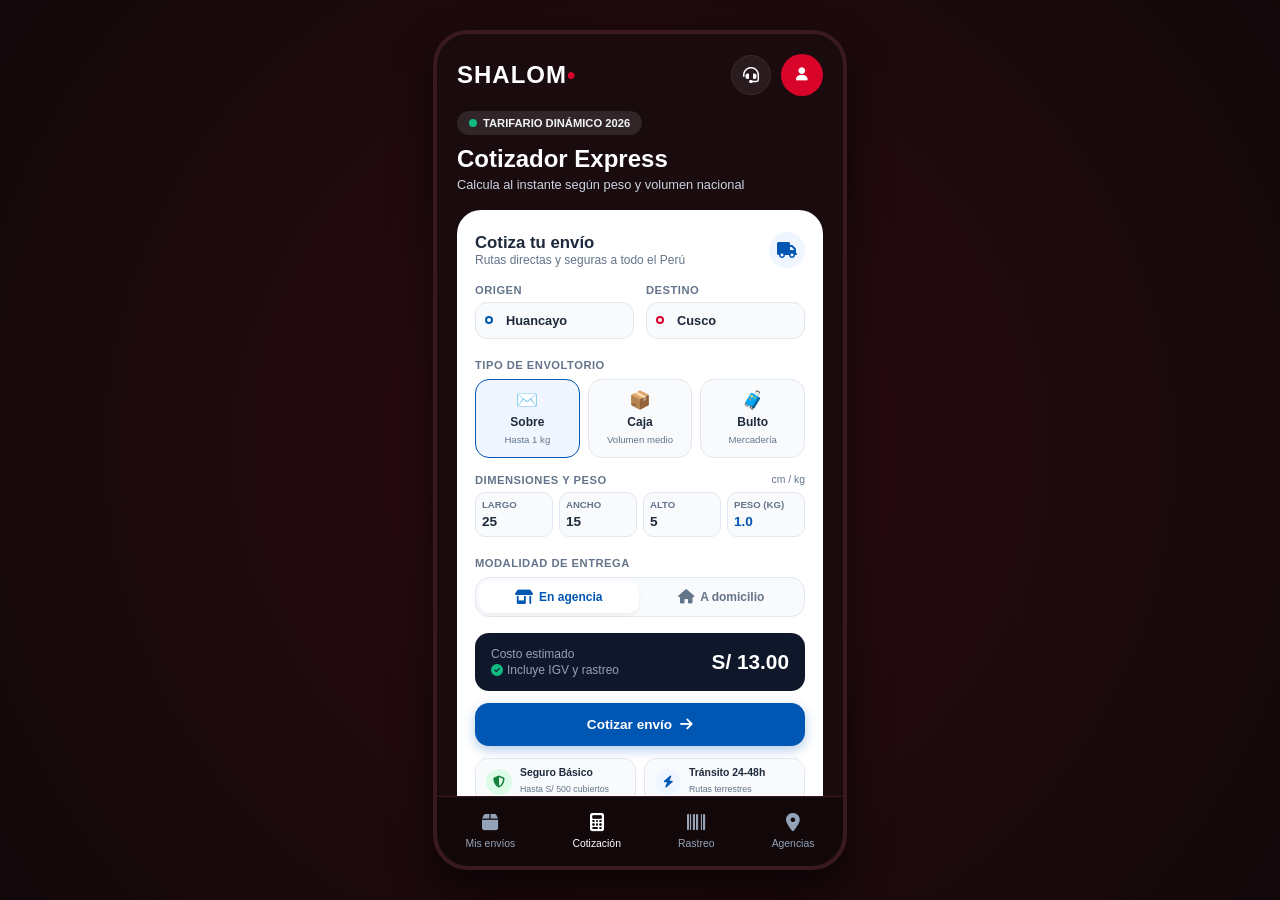
<file: cotizacion/cotizacion.html>
<!DOCTYPE html>
<html lang="es">
<head>
  <meta charset="UTF-8">
  <meta name="viewport" content="width=device-width, initial-scale=1.0">
  <title>Shalom - Cotización de Envío</title>
  <link rel="stylesheet" href="cotizacion.css">
  <!-- CDN de FontAwesome para los iconos -->
  <link rel="stylesheet" href="https://cdnjs.cloudflare.com/ajax/libs/font-awesome/6.4.0/css/all.min.css">
</head>
<body class="mobile-body">

  <div class="app-container">
    <!-- Cabecera con botón de atención al cliente y perfil -->
    <header class="app-header-nav">
      <div class="logo">SHALOM<span class="dot">•</span></div>
      <div class="header-actions">
        <button 
          class="support-circle-btn" 
          id="btnAtencion" 
          title="Atención al Cliente" 
          aria-label="Atención al Cliente"
          onclick="window.location.href='../atencion_cliente/atencion.html'">
          <i class="fa-solid fa-headset"></i>
        </button>
        <button class="profile-btn" id="btnProfile" aria-label="Perfil">
          <i class="fa-solid fa-user"></i>
        </button>
      </div>
    </header>

    <!-- Contenido con Scroll Interno -->
    <div class="scrollable-content">
      <main class="main-content">
        <div class="badge">
          <span class="status-dot"></span>
          <span>TARIFARIO DINÁMICO 2026</span>
        </div>
        <h1 class="title">Cotizador Express</h1>
        <p class="subtitle">Calcula al instante según peso y volumen nacional</p>

        <!-- Tarjeta Blanca Principal -->
        <div class="card">
          <div class="summary-header">
            <div>
              <h3>Cotiza tu envío</h3>
              <p style="font-size: 0.75rem; color: #64748b;">Rutas directas y seguras a todo el Perú</p>
            </div>
            <div class="truck-icon-box" style="background: #eff6ff; width: 36px; height: 36px; border-radius: 50%; display: flex; align-items: center; justify-content: center; color: #0056b3;">
              <i class="fa-solid fa-truck"></i>
            </div>
          </div>

          <!-- Origen y Destino -->
          <div class="form-grid-2">
            <div class="form-group">
              <label class="form-label">ORIGEN</label>
              <div class="select-wrapper">
                <span class="dot-indicator blue-dot"></span>
                <select id="select-origen">
                  <option value="Huancayo" selected>Huancayo</option>
                  <option value="Lima (Matriz)">Lima (Matriz)</option>
                  <option value="Arequipa">Arequipa</option>
                  <option value="Cusco">Cusco</option>
                </select>
              </div>
            </div>
            <div class="form-group">
              <label class="form-label">DESTINO</label>
              <div class="select-wrapper">
                <span class="dot-indicator red-dot"></span>
                <select id="select-destino">
                  <option value="Cusco" selected>Cusco</option>
                  <option value="Lima (Matriz)">Lima (Matriz)</option>
                  <option value="Huancayo">Huancayo</option>
                  <option value="Arequipa">Arequipa</option>
                </select>
              </div>
            </div>
          </div>

          <!-- Tipo de Envoltorio -->
          <div class="section-block">
            <label class="form-label">TIPO DE ENVOLTORIO</label>
            <div class="packaging-options">
              <div class="pkg-card active" data-pkg="sobre">
                <div class="pkg-icon">✉️</div>
                <span class="pkg-title">Sobre</span>
                <span class="pkg-sub">Hasta 1 kg</span>
              </div>
              <div class="pkg-card" data-pkg="caja">
                <div class="pkg-icon">📦</div>
                <span class="pkg-title">Caja</span>
                <span class="pkg-sub">Volumen medio</span>
              </div>
              <div class="pkg-card" data-pkg="bulto">
                <div class="pkg-icon">🧳</div>
                <span class="pkg-title">Bulto</span>
                <span class="pkg-sub">Mercadería</span>
              </div>
            </div>
          </div>

          <!-- Dimensiones y Peso -->
          <div class="section-block">
            <div class="dimensions-header">
              <label class="form-label">DIMENSIONES Y PESO</label>
              <span class="unit-helper">cm / kg</span>
            </div>
            <div class="dimensions-grid">
              <div class="dimension-box">
                <span>LARGO</span>
                <input type="number" id="inp-largo" value="25">
              </div>
              <div class="dimension-box">
                <span>ANCHO</span>
                <input type="number" id="inp-ancho" value="15">
              </div>
              <div class="dimension-box">
                <span>ALTO</span>
                <input type="number" id="inp-alto" value="5">
              </div>
              <div class="dimension-box weight-highlight">
                <span>PESO (KG)</span>
                <input type="number" id="inp-peso" value="1.0" step="0.5">
              </div>
            </div>
          </div>

          <!-- Modalidad de Entrega -->
          <div class="section-block">
            <label class="form-label">MODALIDAD DE ENTREGA</label>
            <div class="delivery-toggle">
              <button class="delivery-btn active" data-delivery="agencia">
                <i class="fa-solid fa-shop"></i>
                <span>En agencia</span>
              </button>
              <button class="delivery-btn" data-delivery="domicilio">
                <i class="fa-solid fa-house"></i>
                <span>A domicilio</span>
              </button>
            </div>
          </div>

          <!-- Costo Estimado -->
          <div class="cost-card">
            <div class="cost-info">
              <span>Costo estimado</span>
              <div class="cost-sub">
                <i class="fa-solid fa-circle-check"></i>
                <span>Incluye IGV y rastreo</span>
              </div>
            </div>
            <div class="cost-amount" id="cost-display">S/ 13.00</div>
          </div>

          <!-- Botón Cotizar -->
          <button class="primary-btn" id="btn-submit">
            <span>Cotizar envío</span>
            <i class="fa-solid fa-arrow-right"></i>
          </button>

          <!-- Características -->
          <div class="features-grid">
            <div class="feature-pill">
              <div class="feature-icon green">
                <i class="fa-solid fa-shield-halved"></i>
              </div>
              <div class="feature-text">
                <strong>Seguro Básico</strong>
                <span>Hasta S/ 500 cubiertos</span>
              </div>
            </div>
            <div class="feature-pill">
              <div class="feature-icon blue">
                <i class="fa-solid fa-bolt"></i>
              </div>
              <div class="feature-text">
                <strong>Tránsito 24-48h</strong>
                <span>Rutas terrestres</span>
              </div>
            </div>
          </div>

        </div>
      </main>
    </div>

    <!-- Barra de Navegación Inferior Sincronizada -->
    <nav class="bottom-nav">
      <a href="../envios/envio.html" class="nav-item">
        <i class="fa-solid fa-box"></i>
        <span>Mis envíos</span>
      </a>
        <a href="cotizacion.html" class="nav-item active">
        <i class="fa-solid fa-calculator"></i>
        <span>Cotización</span>
      </a>
      <a href="../rastreo/rastreo.html" class="nav-item">
        <i class="fa-solid fa-barcode"></i>
        <span>Rastreo</span>
      </a>
      <a href="../ubicacion/ubicacion.html" class="nav-item">
        <i class="fa-solid fa-location-dot"></i>
        <span>Agencias</span>
      </a>
    </nav>
  </div>

  <script src="cotizacion.js"></script>
</body>
</html>
</file>
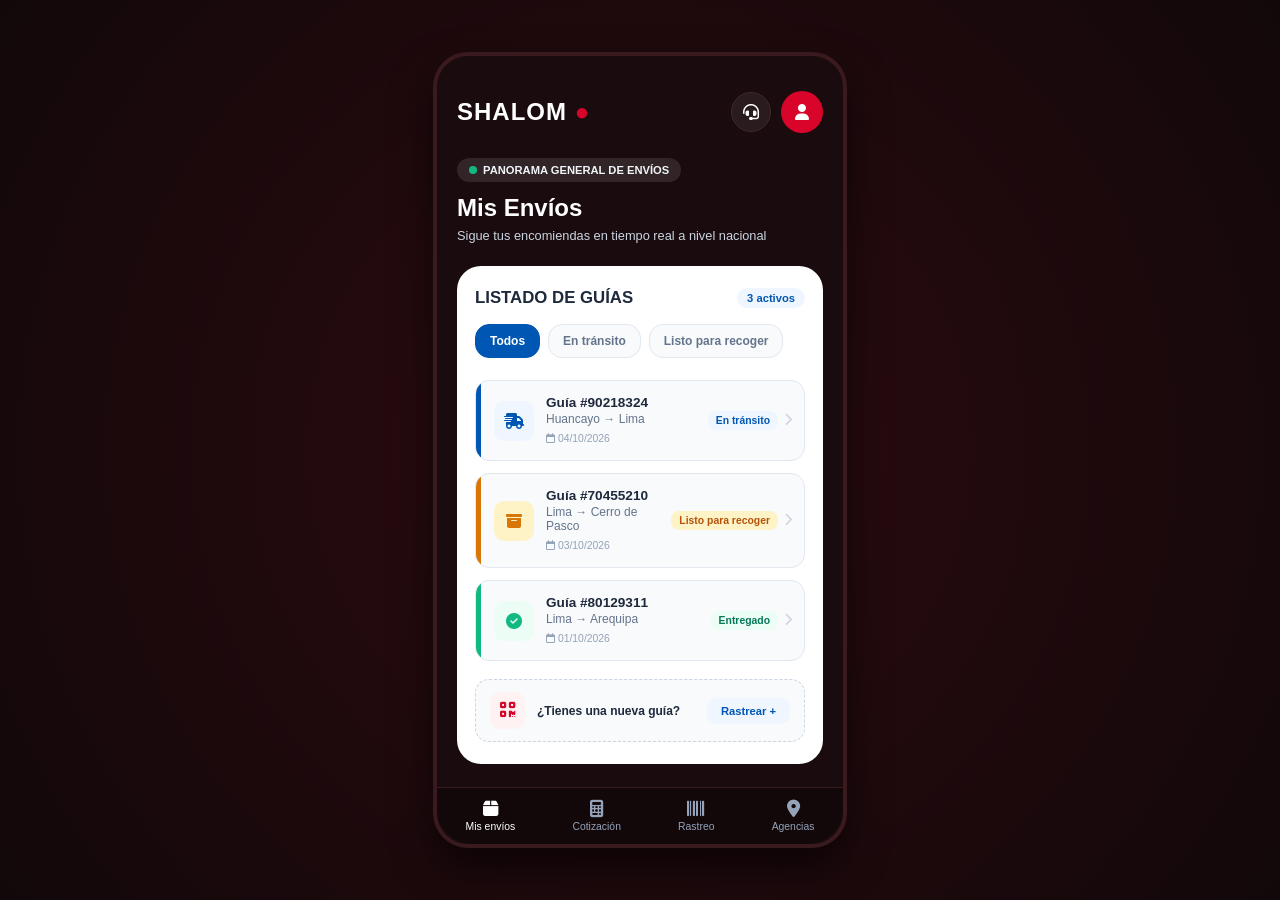
<file: envios/envio.html>
<!DOCTYPE html>
<html lang="es">
<head>
  <meta charset="UTF-8">
  <meta name="viewport" content="width=device-width, initial-scale=1.0">
  <title>Shalom - Mis Envíos</title>
  
  <!-- Estilos independientes -->
  <link rel="stylesheet" href="envio.css">
  
  <!-- FontAwesome -->
  <link rel="stylesheet" href="https://cdnjs.cloudflare.com/ajax/libs/font-awesome/6.4.0/css/all.min.css">
</head>
<body class="mobile-body">
  <div class="app-container">
    
    <!-- Cabecera con botón circular de Atención al Cliente + Perfil -->
    <header class="app-header-nav">
      <div class="logo">SHALOM <span class="dot">●</span></div>
      
      <div class="header-actions">
        <button 
          class="support-circle-btn" 
          id="btnAtencion" 
          title="Atención al Cliente" 
          onclick="window.location.href='../atencion_cliente/atencion.html'">
          <i class="fa-solid fa-headset"></i>
        </button>

        <button class="profile-btn" id="btnProfile" title="Ver perfil">
          <i class="fa-solid fa-user"></i>
        </button>
      </div>
    </header>

    <main class="main-content">
      <div class="badge">
        <span class="status-dot"></span> PANORAMA GENERAL DE ENVÍOS
      </div>

      <h1 class="title">Mis Envíos</h1>
      <p class="subtitle">Sigue tus encomiendas en tiempo real a nivel nacional</p>

      <!-- Tarjeta blanca principal -->
      <div class="card">
        
        <div class="summary-header">
          <h3>LISTADO DE GUÍAS</h3>
          <span class="chip">3 activos</span>
        </div>

        <!-- Filtros de categoría -->
        <div class="filter-tabs">
          <button class="tab-btn active" data-filter="todos">Todos</button>
          <button class="tab-btn" data-filter="transito">En tránsito</button>
          <button class="tab-btn" data-filter="recoger">Listo para recoger</button>
        </div>

        <!-- Lista de envíos con su respectivo data-category -->
        <div class="shipment-list">
          
          <div class="shipment-card" data-category="transito">
            <div class="blue-bar"></div>
            <div class="shipment-icon-box blue-bg">
              <i class="fa-solid fa-truck-fast"></i>
            </div>
            <div class="shipment-details">
              <strong>Guía #90218324</strong>
              <p>Huancayo &rarr; Lima</p>
              <small><i class="fa-regular fa-calendar"></i> 04/10/2026</small>
            </div>
            <span class="status-pill blue-pill">En tránsito</span>
            <i class="fa-solid fa-chevron-right nav-arrow"></i>
          </div>

          <div class="shipment-card" data-category="recoger">
            <div class="orange-bar"></div>
            <div class="shipment-icon-box orange-bg">
              <i class="fa-solid fa-box-archive"></i>
            </div>
            <div class="shipment-details">
              <strong>Guía #70455210</strong>
              <p>Lima &rarr; Cerro de Pasco</p>
              <small><i class="fa-regular fa-calendar"></i> 03/10/2026</small>
            </div>
            <span class="status-pill orange-pill">Listo para recoger</span>
            <i class="fa-solid fa-chevron-right nav-arrow"></i>
          </div>

          <div class="shipment-card" data-category="entregado">
            <div class="green-bar"></div>
            <div class="shipment-icon-box green-bg">
              <i class="fa-solid fa-circle-check"></i>
            </div>
            <div class="shipment-details">
              <strong>Guía #80129311</strong>
              <p>Lima &rarr; Arequipa</p>
              <small><i class="fa-regular fa-calendar"></i> 01/10/2026</small>
            </div>
            <span class="status-pill green-pill">Entregado</span>
            <i class="fa-solid fa-chevron-right nav-arrow"></i>
          </div>

        </div>

        <!-- Rastrear nueva guía -->
        <div class="new-guide-box" id="btnRastrearNueva" style="cursor: pointer;">
          <div class="qr-box-small">
            <i class="fa-solid fa-qrcode"></i>
          </div>
          <div class="new-guide-text">
            <span>¿Tienes una nueva guía?</span>
          </div>
          <button class="btn-action-small">Rastrear +</button>
        </div>

      </div>
    </main>

    <!-- Navegación inferior -->
    <nav class="bottom-nav">
      <a href="envio.html" class="nav-item active">
        <i class="fa-solid fa-box"></i>
        <span>Mis envíos</span>
      </a>
       <a href="../cotizacion/cotizacion.html" class="nav-item" id="navCotizacion">
        <i class="fa-solid fa-calculator"></i>
        <span>Cotización</span>
      </a>
      <a href="../rastreo/rastreo.html" class="nav-item" id="navRastreo">
        <i class="fa-solid fa-barcode"></i>
        <span>Rastreo</span>
      </a>
      <a href="../ubicacion/ubicacion.html" class="nav-item" id="navAgencias">
        <i class="fa-solid fa-location-dot"></i>
        <span>Agencias</span>
      </a>
    </nav>
  </div>

  <script src="envio.js"></script>
</body>
</html>
</file>
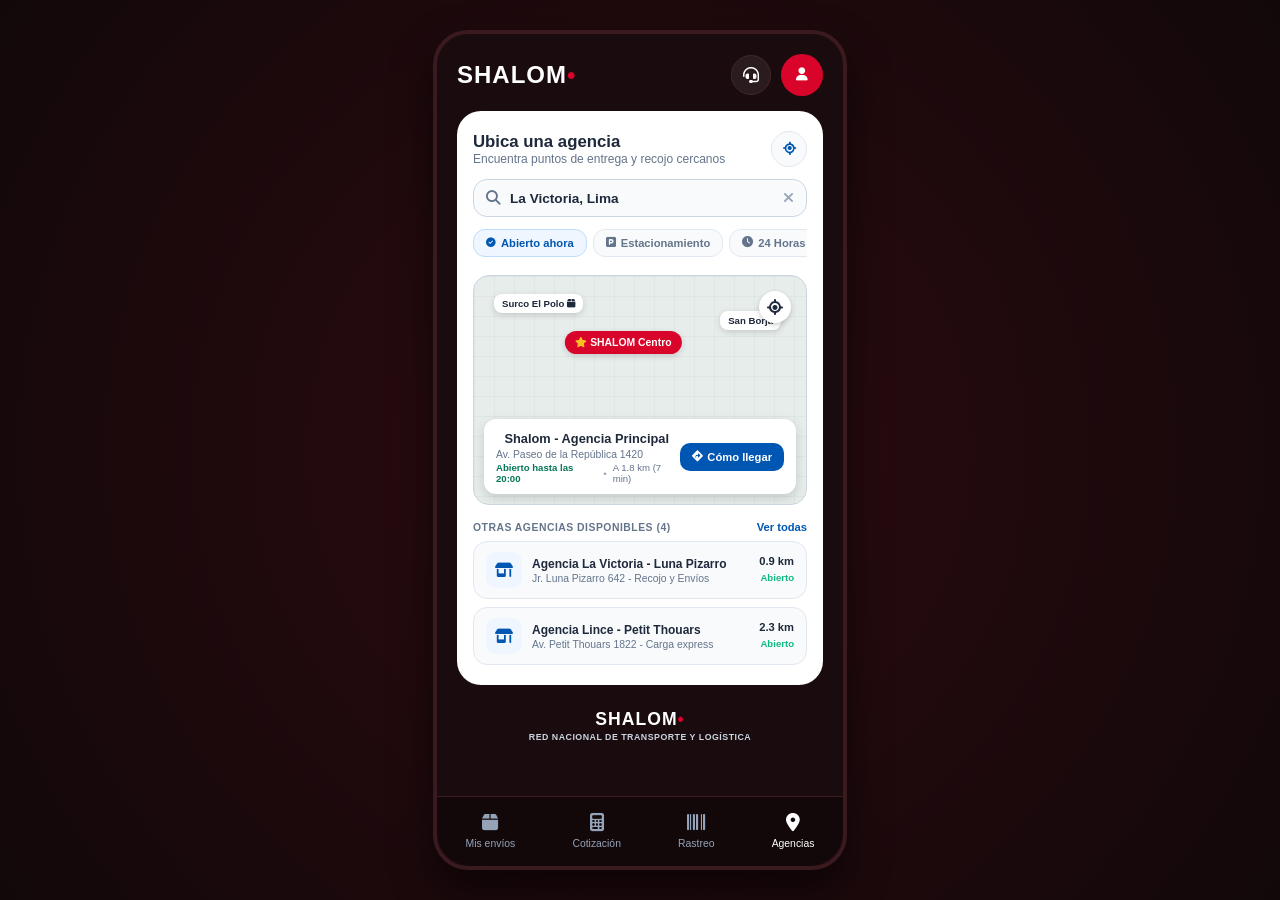
<file: ubicacion/ubicacion.html>
<!DOCTYPE html>
<html lang="es">
<head>
  <meta charset="UTF-8">
  <meta name="viewport" content="width=device-width, initial-scale=1.0">
  <title>Shalom - Ubica una Agencia</title>
  <link rel="stylesheet" href="ubicacion.css">
  <!-- CDN de FontAwesome para los iconos -->
  <link rel="stylesheet" href="https://cdnjs.cloudflare.com/ajax/libs/font-awesome/6.4.0/css/all.min.css">
</head>
<body class="mobile-body">

  <div class="app-container">
    <!-- Cabecera con botón de atención al cliente y perfil -->
    <header class="app-header-nav">
      <div class="logo">SHALOM<span class="dot">•</span></div>
      <div class="header-actions">
        <button 
          class="support-circle-btn" 
          id="btnAtencion" 
          title="Atención al Cliente" 
          aria-label="Atención al Cliente"
          onclick="window.location.href='../atencion_cliente/atencion.html'">
          <i class="fa-solid fa-headset"></i>
        </button>
        <button class="profile-btn" id="btnProfile" aria-label="Perfil">
          <i class="fa-solid fa-user"></i>
        </button>
      </div>
    </header>

    <!-- Contenido con Scroll Interno -->
    <div class="scrollable-content">
      <main class="main-content">
        
        <!-- Tarjeta Blanca Principal -->
        <div class="card">
          <div class="summary-header">
            <div>
              <h3>Ubica una agencia</h3>
              <p style="font-size: 0.75rem; color: #64748b;">Encuentra puntos de entrega y recojo cercanos</p>
            </div>
            <button class="gps-target-btn" title="Mi ubicación actual">
              <i class="fa-solid fa-location-crosshairs"></i>
            </button>
          </div>

          <!-- Buscador de Ubicación -->
          <div class="search-input-group">
            <i class="fa-solid fa-magnifying-glass search-icon"></i>
            <input type="text" id="inputUbicacion" value="La Victoria, Lima" placeholder="Buscar distrito o dirección">
            <button class="clear-btn" id="btnClear"><i class="fa-solid fa-xmark"></i></button>
          </div>

          <!-- Filtros Horizontales -->
          <div class="filter-pills-scroll">
            <button class="pill-btn active"><i class="fa-solid fa-circle-check" style="font-size: 0.6rem;"></i> Abierto ahora</button>
            <button class="pill-btn"><i class="fa-solid fa-square-parking"></i> Estacionamiento</button>
            <button class="pill-btn"><i class="fa-solid fa-clock"></i> 24 Horas</button>
          </div>

          <!-- Mapa Mock / Contenedor Visual -->
          <div class="map-container-mock">
            <!-- Puntos flotantes en el mapa -->
            <div class="map-pin pin-surco">Surco El Polo <i class="fa-solid fa-box"></i></div>
            <div class="map-pin pin-borja">San Borja</div>
            
            <div class="map-pin pin-central active-pin">
              <i class="fa-solid fa-star" style="color: #fbbf24;"></i> SHALOM Centro
            </div>
            
            <div class="map-pin pin-canada">Agencia Canadá <i class="fa-solid fa-box"></i></div>
            
            <div class="map-gps-floating">
              <i class="fa-solid fa-location-crosshairs"></i>
            </div>

            <!-- Tarjeta flotante sobre el mapa -->
            <div class="map-floating-card">
              <div class="map-card-info">
                <span class="dot-indicator blue-dot" style="position: static; display: inline-block; margin-right: 4px;"></span>
                <strong style="font-size: 0.8rem; color: var(--text-dark);">Shalom - Agencia Principal</strong>
                <p style="font-size: 0.65rem; color: #64748b; margin: 2px 0;">Av. Paseo de la República 1420</p>
                <div class="map-card-meta">
                  <span style="color: #047857; font-weight: 700;">Abierto hasta las 20:00</span>
                  <span style="color: #94a3b8;">•</span>
                  <span style="color: #64748b;">A 1.8 km (7 min)</span>
                </div>
              </div>
              <button class="btn-como-llegar">
                <i class="fa-solid fa-diamond-turn-right"></i> Cómo llegar
              </button>
            </div>
          </div>

          <!-- Otras Agencias Disponibles -->
          <div class="other-agencies-section">
            <div class="other-header">
              <span class="section-title-small">OTRAS AGENCIAS DISPONIBLES (4)</span>
              <a href="#" class="ver-todas-link">Ver todas</a>
            </div>

            <!-- Item Agencia 1 -->
            <div class="agency-item">
              <div class="agency-icon-box">
                <i class="fa-solid fa-shop"></i>
              </div>
              <div class="agency-details">
                <strong>Agencia La Victoria - Luna Pizarro</strong>
                <p>Jr. Luna Pizarro 642 - Recojo y Envíos</p>
              </div>
              <div class="agency-meta-right">
                <span class="distance-text">0.9 km</span>
                <span class="status-open">Abierto</span>
              </div>
            </div>

            <!-- Item Agencia 2 -->
            <div class="agency-item" style="margin-top: 8px;">
              <div class="agency-icon-box">
                <i class="fa-solid fa-shop"></i>
              </div>
              <div class="agency-details">
                <strong>Agencia Lince - Petit Thouars</strong>
                <p>Av. Petit Thouars 1822 - Carga express</p>
              </div>
              <div class="agency-meta-right">
                <span class="distance-text">2.3 km</span>
                <span class="status-open">Abierto</span>
              </div>
            </div>

          </div>

        </div>

        <!-- Footer institucional interno -->
        <div class="footer-brand-info">
          <div class="logo" style="font-size: 1.1rem; text-align: center;">SHALOM<span class="dot">•</span></div>
          <p>RED NACIONAL DE TRANSPORTE Y LOGÍSTICA</p>
        </div>

      </main>
    </div>

    <!-- Barra de Navegación Inferior Sincronizada -->
    <nav class="bottom-nav">
      <a href="../envios/envio.html" class="nav-item">
        <i class="fa-solid fa-box"></i>
        <span>Mis envíos</span>
      </a>
      <a href="../cotizacion/cotizacion.html" class="nav-item">
        <i class="fa-solid fa-calculator"></i>
        <span>Cotización</span>
      </a>
      <a href="../rastreo/rastreo.html" class="nav-item">
        <i class="fa-solid fa-barcode"></i>
        <span>Rastreo</span>
      </a>
      <a href="ubicacion.html" class="nav-item active">
        <i class="fa-solid fa-location-dot"></i>
        <span>Agencias</span>
      </a>
    </nav>
  </div>

  <script src="ubicacion.js"></script>
</body>
</html>
</file>
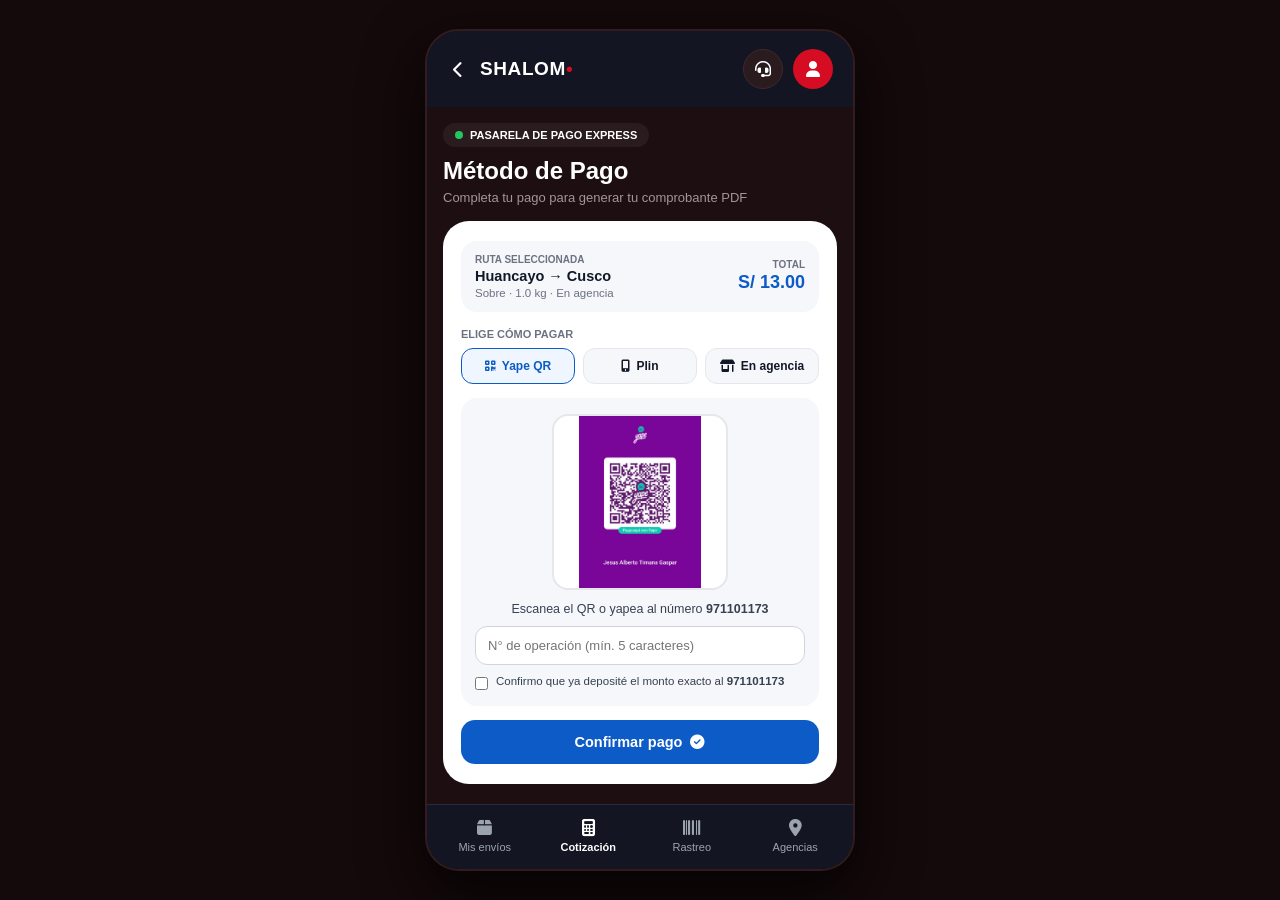
<file: cotizacion/pagos/pago.html>
<!DOCTYPE html>
<html lang="es">
<head>
  <meta charset="UTF-8" />
  <meta name="viewport" content="width=device-width, initial-scale=1.0" />
  <title>Shalom - Método de Pago</title>
  <link rel="stylesheet" href="pago.css" />
  <link rel="stylesheet" href="https://cdnjs.cloudflare.com/ajax/libs/font-awesome/6.4.0/css/all.min.css" />
</head>
<body class="mobile-body">
  <div class="app-container">
    <header class="app-header-nav">
      <div class="header-left">
        <button class="back-btn" id="btnBack" title="Volver a cotización" aria-label="Volver">
          <i class="fa-solid fa-chevron-left"></i>
        </button>
        <div class="logo">SHALOM<span class="dot">•</span></div>
      </div>
      <div class="header-actions">
        <button
          class="support-circle-btn"
          id="btnAtencion"
          title="Atención al Cliente"
          aria-label="Atención al Cliente"
          onclick="window.location.href='../../atencion_cliente/atencion.html'">
          <i class="fa-solid fa-headset"></i>
        </button>
        <button
          class="profile-btn"
          id="btnProfile"
          title="Detalle de usuario"
          aria-label="Perfil"
          onclick="window.location.href='../../detalles/detalle.html'">
          <i class="fa-solid fa-user"></i>
        </button>
      </div>
    </header>

    <div class="scrollable-content">
      <main class="main-content">
        <div class="badge">
          <span class="status-dot"></span>
          <span>PASARELA DE PAGO EXPRESS</span>
        </div>
        <h1 class="title">Método de Pago</h1>
        <p class="subtitle">Completa tu pago para generar tu comprobante PDF</p>

        <div class="card">
          <div class="summary-box">
            <div>
              <span class="small-label">RUTA SELECCIONADA</span>
              <strong id="resumenRuta">Huancayo → Cusco</strong>
              <p id="resumenDetalle">Sobre · 1.0 kg · En agencia</p>
            </div>
            <div class="amount-box">
              <span class="small-label">TOTAL</span>
              <strong id="resumenTotal">S/ 13.00</strong>
            </div>
          </div>

          <label class="section-label">ELIGE CÓMO PAGAR</label>
          <div class="method-tabs">
            <button type="button" class="method-btn active" data-method="Yape QR">
              <i class="fa-solid fa-qrcode"></i> Yape QR
            </button>
            <button type="button" class="method-btn" data-method="Plin">
              <i class="fa-solid fa-mobile-screen-button"></i> Plin
            </button>
            <button type="button" class="method-btn" data-method="Agencia">
              <i class="fa-solid fa-shop"></i> En agencia
            </button>
          </div>

          <!-- Panel Yape QR -->
          <div class="payment-panel" id="panelYape">
            <div class="qr-card">
              <img src="./imagen_qr/qr_jesus.jpeg" alt="QR Yape" class="qr-image" />
            </div>
            <p class="pay-instruction">
              Escanea el QR o yapea al número <strong>971101173</strong>
            </p>
            <input
              type="text"
              id="inpOperacion"
              class="input-field"
              placeholder="N° de operación (mín. 5 caracteres)"
            />
            <label class="check-confirm">
              <input type="checkbox" id="chkDeposito" />
              <span>Confirmo que ya deposité el monto exacto al <strong>971101173</strong></span>
            </label>
          </div>

          <!-- Panel Plin / Agencia -->
          <div class="payment-panel hidden" id="panelAlterno">
            <p class="pay-instruction" id="textoAlterno">
              Realiza la transferencia al <strong>971101173</strong> y confirma para emitir tu comprobante.
            </p>
            <div id="bloqueOperacionAlterno">
              <input
                type="text"
                id="inpOperacionAlterno"
                class="input-field"
                placeholder="N° de operación Plin (mín. 5 caracteres)"
              />
              <label class="check-confirm">
                <input type="checkbox" id="chkDepositoAlterno" />
                <span>Confirmo que ya realicé la transferencia al <strong>971101173</strong></span>
              </label>
            </div>
          </div>

          <p id="msgErrorPago" class="error-msg hidden"></p>

          <button type="button" class="primary-btn" id="btnConfirmarPago">
            <span>Confirmar pago</span>
            <i class="fa-solid fa-check-circle"></i>
          </button>
        </div>
      </main>
    </div>

    <nav class="bottom-nav">
      <a href="../../envios/envio.html" class="nav-item">
        <i class="fa-solid fa-box"></i>
        <span>Mis envíos</span>
      </a>
      <a href="../cotizacion.html" class="nav-item active">
        <i class="fa-solid fa-calculator"></i>
        <span>Cotización</span>
      </a>
      <a href="../../rastreo/rastreo.html" class="nav-item">
        <i class="fa-solid fa-barcode"></i>
        <span>Rastreo</span>
      </a>
      <a href="../../ubicacion/ubicacion.html" class="nav-item">
        <i class="fa-solid fa-location-dot"></i>
        <span>Agencias</span>
      </a>
    </nav>
  </div>

  <script src="pago.js"></script>
</body>
</html>
</file>
<file: cotizacion/cotizacion.css>
:root {
  --primary-red: #d90429;
  --primary-blue: #0056b3;
  --bg-dark: #12080a;
  --card-bg: #ffffff;
  --text-dark: #1e293b;
  --input-bg: #f8fafc;
}

* {
  box-sizing: border-box;
  margin: 0;
  padding: 0;
  font-family: 'Segoe UI', Tahoma, Geneva, Verdana, sans-serif;
}

body.mobile-body {
  background: radial-gradient(circle at center, #2d0b10 0%, #12080a 100%);
  min-height: 100vh;
  display: flex;
  justify-content: center;
  align-items: center;
  padding: 20px;
}

.app-container {
  width: 100%;
  max-width: 414px;
  height: 840px;
  background-color: #1a0c0e;
  border-radius: 35px;
  display: flex;
  flex-direction: column;
  box-shadow: 0 20px 40px rgba(0, 0, 0, 0.6);
  color: #ffffff;
  border: 4px solid #3a1a1e;
  position: relative;
  overflow: hidden;
}

/* --- CABECERA FIJA --- */
.app-header-nav {
  display: flex;
  align-items: center;
  justify-content: space-between;
  padding: 20px 20px 10px 20px;
  flex-shrink: 0;
}

.logo {
  font-size: 1.5rem;
  font-weight: 800;
  color: #ffffff;
  letter-spacing: 1px;
}

.logo .dot {
  color: var(--primary-red);
}

.profile-btn {
  background: var(--primary-red);
  border: none;
  color: #fff;
  width: 42px;
  height: 42px;
  border-radius: 50%;
  cursor: pointer;
  display: flex;
  align-items: center;
  justify-content: center;
}

/*boton de antencion al cliente*/
/* Contenedor para alinear ambos iconos circulares en la cabecera */
.header-actions {
  display: flex;
  align-items: center;
  gap: 10px;
}

/* Botón circular de Atención al Cliente al costado de .profile-btn */
.support-circle-btn {
  width: 40px;
  height: 40px;
  border-radius: 50%;
  background-color: #291b1e;
  border: 1.5px solid #42272c;
  color: #ffffff;
  font-size: 16px;
  display: flex;
  align-items: center;
  justify-content: center;
  cursor: pointer;
  transition: all 0.2s ease;
}

.support-circle-btn:hover {
  background-color: #3a2328;
  border-color: #d60c23;
  transform: scale(1.05);
}

/* --- CONTENEDOR CON SCROLL INTERNO --- */
.scrollable-content {
  flex: 1;
  overflow-y: auto;
  padding: 0 20px 90px 20px;
}

.scrollable-content::-webkit-scrollbar {
  width: 4px;
}
.scrollable-content::-webkit-scrollbar-thumb {
  background: rgba(255, 255, 255, 0.2);
  border-radius: 4px;
}

.main-content {
  margin-top: 5px;
}

.badge {
  display: inline-flex;
  align-items: center;
  gap: 6px;
  background: rgba(255, 255, 255, 0.1);
  padding: 6px 12px;
  border-radius: 20px;
  font-size: 0.7rem;
  font-weight: 700;
  margin-bottom: 10px;
  color: #f1f5f9;
}

.status-dot {
  width: 8px;
  height: 8px;
  background-color: #10b981;
  border-radius: 50%;
}

.title {
  font-size: 1.5rem;
  font-weight: 800;
  margin-bottom: 4px;
  color: #ffffff;
}

.subtitle {
  font-size: 0.8rem;
  color: #cbd5e1;
  margin-bottom: 16px;
  line-height: 1.3;
}

/* --- TARJETA BLANCA PRINCIPAL --- */
.card {
  background-color: var(--card-bg);
  border-radius: 24px;
  padding: 22px 18px;
  color: var(--text-dark);
  margin-bottom: 10px;
}

.summary-header {
  display: flex;
  justify-content: space-between;
  align-items: center;
  margin-bottom: 16px;
}

.summary-header h3 {
  font-size: 1.05rem;
  font-weight: 800;
  color: var(--text-dark);
}

.truck-icon-box {
  background: #eff6ff;
  width: 36px;
  height: 36px;
  border-radius: 50%;
  display: flex;
  align-items: center;
  justify-content: center;
  color: var(--primary-blue);
}

.truck-icon-box svg {
  width: 18px;
  height: 18px;
}

/* --- CAMPOS Y GRID --- */
.form-grid-2 {
  display: grid;
  grid-template-columns: 1fr 1fr;
  gap: 12px;
  margin-bottom: 16px;
}

.form-group {
  display: flex;
  flex-direction: column;
  gap: 6px;
}

.form-label {
  font-size: 0.7rem;
  font-weight: 800;
  color: #64748b;
  letter-spacing: 0.5px;
}

.select-wrapper {
  position: relative;
  display: flex;
  align-items: center;
}

.select-wrapper select {
  width: 100%;
  padding: 10px 10px 10px 30px;
  background-color: var(--input-bg);
  border: 1px solid #e2e8f0;
  border-radius: 12px;
  font-size: 0.8rem;
  font-weight: 700;
  color: var(--text-dark);
  appearance: none;
  outline: none;
  cursor: pointer;
}

.dot-indicator {
  position: absolute;
  left: 10px;
  width: 8px;
  height: 8px;
  border-radius: 50%;
}
.blue-dot { border: 2px solid var(--primary-blue); }
.red-dot { border: 2px solid var(--primary-red); }

/* --- ENVOLTORIO --- */
.section-block {
  margin-bottom: 16px;
}

.packaging-options {
  display: grid;
  grid-template-columns: repeat(3, 1fr);
  gap: 8px;
  margin-top: 6px;
}

.pkg-card {
  background: var(--input-bg);
  border: 1.5px solid #e2e8f0;
  border-radius: 14px;
  padding: 10px 6px;
  text-align: center;
  cursor: pointer;
  transition: all 0.2s ease;
}

.pkg-card.active {
  background: #eff6ff;
  border-color: var(--primary-blue);
}

.pkg-icon {
  font-size: 1.1rem;
  margin-bottom: 4px;
}

.pkg-title {
  font-size: 0.75rem;
  font-weight: 800;
  color: var(--text-dark);
  display: block;
}

.pkg-sub {
  font-size: 0.6rem;
  color: #64748b;
}

/* --- DIMENSIONES --- */
.dimensions-header {
  display: flex;
  justify-content: space-between;
  align-items: center;
  margin-bottom: 6px;
}

.unit-helper {
  font-size: 0.65rem;
  color: #64748b;
}

.dimensions-grid {
  display: grid;
  grid-template-columns: repeat(4, 1fr);
  gap: 6px;
}

.dimension-box {
  background: var(--input-bg);
  border: 1px solid #e2e8f0;
  border-radius: 10px;
  padding: 6px;
}

.dimension-box span {
  display: block;
  font-size: 0.6rem;
  font-weight: 800;
  color: #64748b;
  margin-bottom: 2px;
}

.dimension-box input {
  background: transparent;
  border: none;
  font-size: 0.85rem;
  font-weight: 800;
  color: var(--text-dark);
  width: 100%;
  outline: none;
}

.weight-highlight input {
  color: var(--primary-blue);
}

/* --- ENTREGA --- */
.delivery-toggle {
  background: var(--input-bg);
  border: 1px solid #e2e8f0;
  padding: 3px;
  border-radius: 14px;
  display: grid;
  grid-template-columns: 1fr 1fr;
  gap: 3px;
  margin-top: 6px;
}

.delivery-btn {
  background: transparent;
  border: none;
  padding: 9px;
  border-radius: 10px;
  display: flex;
  align-items: center;
  justify-content: center;
  gap: 6px;
  font-size: 0.75rem;
  font-weight: 700;
  color: #64748b;
  cursor: pointer;
}

.delivery-btn.active {
  background: #ffffff;
  color: var(--primary-blue);
  box-shadow: 0 2px 4px rgba(0,0,0,0.05);
}

.delivery-btn i {
  font-size: 0.9rem;
}

/* --- COSTO Y BOTÓN --- */
.cost-card {
  background: #0f172a;
  border-radius: 14px;
  padding: 14px 16px;
  color: #ffffff;
  display: flex;
  justify-content: space-between;
  align-items: center;
  margin-bottom: 12px;
}

.cost-info span {
  font-size: 0.75rem;
  color: #94a3b8;
  display: block;
}

.cost-sub {
  display: flex;
  align-items: center;
  gap: 4px;
  font-size: 0.65rem;
  color: #10b981;
  margin-top: 2px;
}

.cost-sub i {
  font-size: 0.75rem;
}

.cost-amount {
  font-size: 1.3rem;
  font-weight: 900;
}

.primary-btn {
  background: var(--primary-blue);
  color: #ffffff;
  border: none;
  border-radius: 14px;
  padding: 14px;
  font-size: 0.85rem;
  font-weight: 800;
  display: flex;
  align-items: center;
  justify-content: center;
  gap: 8px;
  width: 100%;
  cursor: pointer;
  margin-bottom: 12px;
  box-shadow: 0 4px 12px rgba(0,86,179,0.3);
}

.primary-btn i {
  font-size: 0.9rem;
}

/* --- INSIGNIAS --- */
.features-grid {
  display: grid;
  grid-template-columns: 1fr 1fr;
  gap: 8px;
}

.feature-pill {
  background: var(--input-bg);
  border: 1px solid #e2e8f0;
  border-radius: 12px;
  padding: 8px 10px;
  display: flex;
  align-items: center;
  gap: 8px;
}

.feature-icon {
  width: 26px;
  height: 26px;
  border-radius: 50%;
  display: flex;
  align-items: center;
  justify-content: center;
  flex-shrink: 0;
}

.feature-icon.green { background: #dcfce7; color: #15803d; }
.feature-icon.blue { background: #eff6ff; color: var(--primary-blue); }

.feature-icon i {
  font-size: 0.75rem;
}

.feature-text strong {
  display: block;
  font-size: 0.65rem;
  color: var(--text-dark);
}

.feature-text span {
  font-size: 0.55rem;
  color: #64748b;
}

/* --- BARRA NAVEGACIÓN INFERIOR (ICONOS AL TAMAÑO CORRECTO) --- */
/* --- BARRA DE NAVEGACIÓN INFERIOR (Sincronizada idéntica a envíos) --- */
.bottom-nav {
  position: absolute;
  bottom: 0;
  left: 0;
  right: 0;
  height: 70px;
  background: #12080a;
  border-top: 1px solid #3a1a1e;
  display: flex;
  justify-content: space-around;
  align-items: center;
  border-bottom-left-radius: 35px;
  border-bottom-right-radius: 35px;
  flex-shrink: 0;
  z-index: 10;
}

.nav-item {
  display: flex;
  flex-direction: column;
  align-items: center;
  text-decoration: none;
  color: #94a3b8;
  font-size: 0.65rem;
  gap: 4px;
}

.nav-item i {
  font-size: 1.15rem;
  margin-bottom: 2px;
}

.nav-item.active,
.nav-item:hover {
  color: #ffffff;
}
</file>
<file: envios/envio.css>
/* --- ESTILOS BASE MÓVIL (Sincronizado exactamente con Detalle) --- */
:root {
  --primary-red: #d90429;
  --primary-blue: #0056b3;
  --bg-dark: #12080a;
  --card-bg: #ffffff;
  --text-dark: #1e293b;
  --input-bg: #f8fafc;
}

* {
  box-sizing: border-box;
  margin: 0;
  padding: 0;
  font-family: 'Segoe UI', Tahoma, Geneva, Verdana, sans-serif;
}

body.mobile-body {
  background: radial-gradient(circle at center, #2d0b10 0%, #12080a 100%);
  min-height: 100vh;
  display: flex;
  justify-content: center;
  align-items: center;
  padding: 20px;
}

.app-container {
  width: 100%;
  max-width: 414px;
  background-color: #1a0c0e;
  border-radius: 35px;
  padding: 25px 20px 80px 20px; /* Ajuste del marco oscuro */
  box-shadow: 0 20px 40px rgba(0, 0, 0, 0.6);
  color: #ffffff;
  border: 4px solid #3a1a1e;
  position: relative;
  overflow: hidden;
}

/* --- CABECERA Y TÍTULOS --- */
.app-header-nav {
  display: flex;
  align-items: center;
  justify-content: space-between;
  padding: 10px 0;
}

.logo {
  font-size: 1.5rem;
  font-weight: 800;
  color: #ffffff;
  letter-spacing: 1px;
}

.logo .dot {
  color: var(--primary-red);
}

.profile-btn {
  background: var(--primary-red);
  border: none;
  color: #fff;
  width: 42px;
  height: 42px;
  border-radius: 50%;
  cursor: pointer;
  display: flex;
  align-items: center;
  justify-content: center;
  font-size: 1rem;
}

.main-content {
  margin-top: 15px;
}

.badge {
  display: inline-flex;
  align-items: center;
  gap: 6px;
  background: rgba(255, 255, 255, 0.1);
  padding: 6px 12px;
  border-radius: 20px;
  font-size: 0.7rem;
  font-weight: 700;
  margin-bottom: 12px;
  color: #f1f5f9;
}

.status-dot {
  width: 8px;
  height: 8px;
  background-color: #10b981;
  border-radius: 50%;
}

.title {
  font-size: 1.5rem; /* Aumentado para homologar con Detalle */
  font-weight: 800;
  margin-bottom: 6px;
  color: #ffffff;
}

.subtitle {
  font-size: 0.8rem; /* Aumentado para legibilidad */
  color: #cbd5e1;
  margin-bottom: 22px;
  line-height: 1.3;
}

/* Contenedor para alinear ambos iconos circulares en la cabecera */
.header-actions {
  display: flex;
  align-items: center;
  gap: 10px;
}

/* Botón circular de Atención al Cliente al costado de .profile-btn */
.support-circle-btn {
  width: 40px;
  height: 40px;
  border-radius: 50%;
  background-color: #291b1e;
  border: 1.5px solid #42272c;
  color: #ffffff;
  font-size: 16px;
  display: flex;
  align-items: center;
  justify-content: center;
  cursor: pointer;
  transition: all 0.2s ease;
}

.support-circle-btn:hover {
  background-color: #3a2328;
  border-color: #d60c23;
  transform: scale(1.05);
}

/* --- TARJETA BLANCA PRINCIPAL --- */
.card {
  background-color: var(--card-bg);
  border-radius: 24px; /* Mayor curvatura igual que la pantalla de detalles */
  padding: 22px 18px;
  color: var(--text-dark);
}

.summary-header {
  display: flex;
  justify-content: space-between;
  align-items: center;
  margin-bottom: 16px;
}

.summary-header h3 {
  font-size: 1.05rem;
  font-weight: 800;
  color: var(--text-dark);
}

.chip {
  background: #eff6ff;
  color: var(--primary-blue);
  padding: 4px 10px;
  border-radius: 12px;
  font-size: 0.7rem;
  font-weight: 700;
}

/* --- FILTROS DE CATEGORÍA --- */
.filter-tabs {
  display: flex;
  gap: 8px;
  margin-bottom: 18px;
  overflow-x: auto;
  padding-bottom: 4px;
}

.filter-tabs::-webkit-scrollbar {
  display: none;
}

.tab-btn {
  background: #f8fafc;
  border: 1px solid #e2e8f0;
  padding: 9px 14px;
  border-radius: 14px;
  font-size: 0.75rem;
  font-weight: 700;
  color: #64748b;
  cursor: pointer;
  white-space: nowrap;
}

.tab-btn.active {
  background: var(--primary-blue);
  color: #ffffff;
  border-color: var(--primary-blue);
}

/* --- TARJETAS DE ENVÍO --- */
.shipment-list {
  display: flex;
  flex-direction: column;
  gap: 12px;
  margin-bottom: 18px;
}

.shipment-card {
  display: flex;
  align-items: center;
  background: #f8fafc;
  border: 1px solid #e2e8f0;
  border-radius: 14px;
  padding: 14px 12px;
  position: relative;
  overflow: hidden;
  cursor: pointer;
}

.blue-bar {
  position: absolute;
  left: 0;
  top: 0;
  bottom: 0;
  width: 5px;
  background: var(--primary-blue);
}

.orange-bar {
  position: absolute;
  left: 0;
  top: 0;
  bottom: 0;
  width: 5px;
  background: #d97706;
}

.green-bar {
  position: absolute;
  left: 0;
  top: 0;
  bottom: 0;
  width: 5px;
  background: #10b981;
}

.shipment-icon-box {
  width: 40px;
  height: 40px;
  border-radius: 10px;
  display: flex;
  align-items: center;
  justify-content: center;
  font-size: 1rem;
  margin-left: 6px;
  margin-right: 12px;
  flex-shrink: 0;
}

.blue-bg { background: #eff6ff; color: var(--primary-blue); }
.orange-bg { background: #fef3c7; color: #d97706; }
.green-bg { background: #ecfdf5; color: #10b981; }

.shipment-details {
  flex-grow: 1;
}

.shipment-details strong {
  display: block;
  color: var(--text-dark);
  font-size: 0.85rem;
  margin-bottom: 2px;
}

.shipment-details p {
  color: #64748b;
  font-size: 0.75rem;
  margin-bottom: 2px;
}

.shipment-details small {
  color: #94a3b8;
  font-size: 0.65rem;
}

.status-pill {
  font-size: 0.65rem;
  font-weight: 700;
  padding: 4px 8px;
  border-radius: 8px;
  margin-right: 6px;
  white-space: nowrap;
}

.blue-pill { background: #eff6ff; color: var(--primary-blue); }
.orange-pill { background: #fef3c7; color: #b45309; }
.green-pill { background: #ecfdf5; color: #047857; }

.nav-arrow {
  background: none;
  border: none;
  color: #cbd5e1;
  font-size: 0.8rem;
}

/* --- TARJETA DE NUEVA GUÍA --- */
.new-guide-box {
  display: flex;
  align-items: center;
  background: #f8fafc;
  border: 1px dashed #cbd5e1;
  border-radius: 14px;
  padding: 12px 14px;
  gap: 12px;
  margin-top: 10px;
}

.qr-box-small {
  background: #fef2f2;
  color: var(--primary-red);
  padding: 8px 10px;
  border-radius: 10px;
  font-size: 1.1rem;
}

.new-guide-text {
  flex-grow: 1;
  font-size: 0.75rem;
  font-weight: 700;
  color: var(--text-dark);
}

.btn-action-small {
  background: #eff6ff;
  color: var(--primary-blue);
  border: none;
  padding: 7px 14px;
  border-radius: 10px;
  font-size: 0.7rem;
  font-weight: 700;
  cursor: pointer;
}

/* --- BARRA DE NAVEGACIÓN INFERIOR --- */
.bottom-nav {
  position: absolute;
  bottom: 0;
  left: 0;
  right: 0;
  background: #12080a;
  border-top: 1px solid #3a1a1e;
  display: flex;
  justify-content: space-around;
  padding: 12px 0;
  border-bottom-left-radius: 35px;
  border-bottom-right-radius: 35px;
}

.nav-item {
  display: flex;
  flex-direction: column;
  align-items: center;
  text-decoration: none;
  color: #94a3b8;
  font-size: 0.65rem;
  gap: 4px;
}

.nav-item i {
  font-size: 1.1rem;
}

.nav-item.active,
.nav-item:hover {
  color: #ffffff;
}
</file>
<file: ubicacion/ubicacion.css>
:root {
  --primary-red: #d90429;
  --primary-blue: #0056b3;
  --bg-dark: #12080a;
  --card-bg: #ffffff;
  --text-dark: #1e293b;
  --input-bg: #f8fafc;
}

* {
  box-sizing: border-box;
  margin: 0;
  padding: 0;
  font-family: 'Segoe UI', Tahoma, Geneva, Verdana, sans-serif;
}

body.mobile-body {
  background: radial-gradient(circle at center, #2d0b10 0%, #12080a 100%);
  min-height: 100vh;
  display: flex;
  justify-content: center;
  align-items: center;
  padding: 20px;
}

.app-container {
  width: 100%;
  max-width: 414px;
  height: 840px;
  background-color: #1a0c0e;
  border-radius: 35px;
  display: flex;
  flex-direction: column;
  box-shadow: 0 20px 40px rgba(0, 0, 0, 0.6);
  color: #ffffff;
  border: 4px solid #3a1a1e;
  position: relative;
  overflow: hidden;
}

/* --- CABECERA FIJA --- */
.app-header-nav {
  display: flex;
  align-items: center;
  justify-content: space-between;
  padding: 20px 20px 10px 20px;
  flex-shrink: 0;
}

.logo {
  font-size: 1.5rem;
  font-weight: 800;
  color: #ffffff;
  letter-spacing: 1px;
}

.logo .dot {
  color: var(--primary-red);
}

.profile-btn {
  background: var(--primary-red);
  border: none;
  color: #fff;
  width: 42px;
  height: 42px;
  border-radius: 50%;
  cursor: pointer;
  display: flex;
  align-items: center;
  justify-content: center;
}

/*boton de atencion al cliente*/
/* Contenedor para alinear ambos iconos circulares en la cabecera */
.header-actions {
  display: flex;
  align-items: center;
  gap: 10px;
}

/* Botón circular de Atención al Cliente al costado de .profile-btn */
.support-circle-btn {
  width: 40px;
  height: 40px;
  border-radius: 50%;
  background-color: #291b1e;
  border: 1.5px solid #42272c;
  color: #ffffff;
  font-size: 16px;
  display: flex;
  align-items: center;
  justify-content: center;
  cursor: pointer;
  transition: all 0.2s ease;
}

.support-circle-btn:hover {
  background-color: #3a2328;
  border-color: #d60c23;
  transform: scale(1.05);
}

/* --- CONTENEDOR CON SCROLL INTERNO --- */
.scrollable-content {
  flex: 1;
  overflow-y: auto;
  padding: 0 20px 90px 20px;
}

.scrollable-content::-webkit-scrollbar {
  width: 4px;
}
.scrollable-content::-webkit-scrollbar-thumb {
  background: rgba(255, 255, 255, 0.2);
  border-radius: 4px;
}

.main-content {
  margin-top: 5px;
}

/* --- TARJETA BLANCA PRINCIPAL --- */
.card {
  background-color: var(--card-bg);
  border-radius: 24px;
  padding: 20px 16px;
  color: var(--text-dark);
  margin-bottom: 14px;
}

.summary-header {
  display: flex;
  justify-content: space-between;
  align-items: center;
  margin-bottom: 12px;
}

.summary-header h3 {
  font-size: 1.05rem;
  font-weight: 800;
  color: var(--text-dark);
}

.gps-target-btn {
  background: var(--input-bg);
  border: 1px solid #e2e8f0;
  width: 36px;
  height: 36px;
  border-radius: 50%;
  display: flex;
  align-items: center;
  justify-content: center;
  color: var(--primary-blue);
  cursor: pointer;
}

/* --- BUSCADOR --- */
.search-input-group {
  position: relative;
  display: flex;
  align-items: center;
  background: var(--input-bg);
  border: 1px solid #cbd5e1;
  border-radius: 14px;
  padding: 10px 12px 10px 36px;
  margin-bottom: 12px;
}

.search-icon {
  position: absolute;
  left: 12px;
  color: #64748b;
  font-size: 0.9rem;
}

.search-input-group input {
  flex: 1;
  background: transparent;
  border: none;
  font-size: 0.85rem;
  font-weight: 700;
  color: var(--text-dark);
  outline: none;
}

.clear-btn {
  background: none;
  border: none;
  color: #94a3b8;
  cursor: pointer;
  font-size: 0.9rem;
}

/* --- FILTROS HORIZONTALES --- */
.filter-pills-scroll {
  display: flex;
  gap: 6px;
  margin-bottom: 14px;
  overflow-x: auto;
  padding-bottom: 4px;
}

.filter-pills-scroll::-webkit-scrollbar {
  display: none;
}

.pill-btn {
  background: var(--input-bg);
  border: 1px solid #e2e8f0;
  padding: 7px 12px;
  border-radius: 12px;
  font-size: 0.7rem;
  font-weight: 700;
  color: #64748b;
  cursor: pointer;
  white-space: nowrap;
  display: flex;
  align-items: center;
  gap: 5px;
}

.pill-btn.active {
  background: #eff6ff;
  color: var(--primary-blue);
  border-color: #bfdbfe;
}

/* --- MAPA MOCK --- */
.map-container-mock {
  position: relative;
  width: 100%;
  height: 230px;
  background: #e2e8f0;
  border-radius: 16px;
  overflow: hidden;
  background-image: 
    linear-gradient(rgba(0,0,0,0.03) 1px, transparent 1px),
    linear-gradient(90deg, rgba(0,0,0,0.03) 1px, transparent 1px);
  background-size: 20px 20px;
  background-color: #e6edeb;
  margin-bottom: 16px;
  border: 1px solid #cbd5e1;
}

/* Pines en el mapa */
.map-pin {
  position: absolute;
  background: #ffffff;
  padding: 4px 8px;
  border-radius: 8px;
  font-size: 0.6rem;
  font-weight: 800;
  color: var(--text-dark);
  box-shadow: 0 2px 6px rgba(0,0,0,0.15);
  white-space: nowrap;
}

.pin-surco { top: 18px; left: 20px; }
.pin-borja { top: 35px; right: 25px; }

.pin-central {
  top: 55px;
  left: 45%;
  transform: translateX(-50%);
  background: var(--primary-red);
  color: #ffffff;
  padding: 6px 10px;
  border-radius: 12px;
  font-size: 0.65rem;
}

.pin-canada { bottom: 50px; right: 30px; }

.map-gps-floating {
  position: absolute;
  top: 15px;
  right: 15px;
  background: #ffffff;
  width: 32px;
  height: 32px;
  border-radius: 50%;
  display: flex;
  align-items: center;
  justify-content: center;
  color: var(--text-dark);
  box-shadow: 0 2px 5px rgba(0,0,0,0.2);
}

/* Tarjeta flotante en el mapa */
.map-floating-card {
  position: absolute;
  bottom: 10px;
  left: 10px;
  right: 10px;
  background: #ffffff;
  border-radius: 12px;
  padding: 10px 12px;
  display: flex;
  justify-content: space-between;
  align-items: center;
  box-shadow: 0 4px 12px rgba(0,0,0,0.15);
}

.map-card-info {
  flex: 1;
}

.map-card-meta {
  display: flex;
  align-items: center;
  gap: 6px;
  font-size: 0.6rem;
  margin-top: 2px;
}

.btn-como-llegar {
  background: var(--primary-blue);
  color: #ffffff;
  border: none;
  padding: 8px 12px;
  border-radius: 10px;
  font-size: 0.7rem;
  font-weight: 800;
  cursor: pointer;
  display: flex;
  align-items: center;
  gap: 4px;
  flex-shrink: 0;
}

/* --- OTRAS AGENCIAS --- */
.other-header {
  display: flex;
  justify-content: space-between;
  align-items: center;
  margin-bottom: 8px;
}

.section-title-small {
  font-size: 0.65rem;
  font-weight: 800;
  color: #64748b;
  letter-spacing: 0.5px;
}

.ver-todas-link {
  font-size: 0.7rem;
  font-weight: 700;
  color: var(--primary-blue);
  text-decoration: none;
}

.agency-item {
  display: flex;
  align-items: center;
  background: var(--input-bg);
  border: 1px solid #e2e8f0;
  border-radius: 14px;
  padding: 10px 12px;
  cursor: pointer;
}

.agency-icon-box {
  width: 36px;
  height: 36px;
  background: #eff6ff;
  color: var(--primary-blue);
  border-radius: 10px;
  display: flex;
  align-items: center;
  justify-content: center;
  font-size: 0.9rem;
  margin-right: 10px;
  flex-shrink: 0;
}

.agency-details {
  flex: 1;
}

.agency-details strong {
  display: block;
  font-size: 0.75rem;
  color: var(--text-dark);
  margin-bottom: 2px;
}

.agency-details p {
  font-size: 0.65rem;
  color: #64748b;
}

.agency-meta-right {
  text-align: right;
  flex-shrink: 0;
}

.distance-text {
  display: block;
  font-size: 0.7rem;
  font-weight: 800;
  color: var(--text-dark);
}

.status-open {
  font-size: 0.6rem;
  font-weight: 700;
  color: #10b981;
}

/* Footer institucional interno */
.footer-brand-info {
  text-align: center;
  padding: 10px 0;
  color: #94a3b8;
}

.footer-brand-info p {
  font-size: 0.55rem;
  font-weight: 700;
  letter-spacing: 0.5px;
  margin-top: 2px;
  color: #cbd5e1;
}

/* --- BARRA NAVEGACIÓN INFERIOR --- */
.bottom-nav {
  position: absolute;
  bottom: 0;
  left: 0;
  right: 0;
  height: 70px;
  background: #12080a;
  border-top: 1px solid #3a1a1e;
  display: flex;
  justify-content: space-around;
  align-items: center;
  border-bottom-left-radius: 35px;
  border-bottom-right-radius: 35px;
  flex-shrink: 0;
  z-index: 10;
}

.nav-item {
  display: flex;
  flex-direction: column;
  align-items: center;
  text-decoration: none;
  color: #94a3b8;
  font-size: 0.65rem;
  gap: 4px;
}

.nav-item i {
  font-size: 1.15rem;
  margin-bottom: 2px;
}

.nav-item.active,
.nav-item:hover {
  color: #ffffff;
}
</file>
<file: cotizacion/pagos/pago.css>
:root {
  --bg-outer: #14090b;
  --bg-frame: #1c0e11;
  --frame-border: #331c20;
  --header-bg: #131622;
  --card-bg: #ffffff;
  --surface-soft: #f5f7fb;
  --text-dark: #111827;
  --text-muted: #6b7280;
  --primary-blue: #0d5bc6;
  --shalom-red: #d60c23;
  --success-green: #0f9d58;
}

* {
  box-sizing: border-box;
  margin: 0;
  padding: 0;
  font-family: 'Inter', -apple-system, BlinkMacSystemFont, sans-serif;
}

body.mobile-body {
  background-color: var(--bg-outer);
  min-height: 100vh;
  display: flex;
  justify-content: center;
  align-items: center;
  padding: 16px 12px;
  color: #ffffff;
}

.app-container {
  width: 100%;
  max-width: 430px;
  min-height: 820px;
  background-color: var(--bg-frame);
  border-radius: 34px;
  border: 2.5px solid var(--frame-border);
  overflow: hidden;
  display: flex;
  flex-direction: column;
  justify-content: space-between;
  box-shadow: 0 24px 60px rgba(0, 0, 0, 0.75);
}

.app-header-nav {
  background-color: var(--header-bg);
  padding: 18px 20px;
  display: flex;
  justify-content: space-between;
  align-items: center;
  flex-shrink: 0;
}

.header-left {
  display: flex;
  align-items: center;
  gap: 10px;
}

.back-btn {
  background: transparent;
  border: none;
  color: #ffffff;
  font-size: 17px;
  cursor: pointer;
  padding: 6px;
  display: inline-flex;
  align-items: center;
  justify-content: center;
}

.logo {
  font-size: 19px;
  font-weight: 800;
  letter-spacing: 0.6px;
}

.logo .dot {
  color: var(--shalom-red);
}

.header-actions {
  display: flex;
  align-items: center;
  gap: 10px;
}

.support-circle-btn {
  width: 40px;
  height: 40px;
  border-radius: 50%;
  background-color: #291b1e;
  border: 1.5px solid #42272c;
  color: #ffffff;
  font-size: 16px;
  display: flex;
  align-items: center;
  justify-content: center;
  cursor: pointer;
  transition: all 0.2s ease;
}

.support-circle-btn:hover {
  background-color: #3a2328;
  border-color: #d60c23;
  transform: scale(1.05);
}

.profile-btn {
  width: 40px;
  height: 40px;
  border-radius: 50%;
  background-color: var(--shalom-red);
  border: none;
  color: #ffffff;
  font-size: 16px;
  display: flex;
  align-items: center;
  justify-content: center;
  cursor: pointer;
}

.scrollable-content {
  flex: 1;
  overflow-y: auto;
  padding: 16px 16px 20px;
}

.badge {
  display: inline-flex;
  align-items: center;
  gap: 7px;
  background-color: #291b1e;
  padding: 6px 12px;
  border-radius: 999px;
  font-size: 11px;
  font-weight: 700;
  margin-bottom: 10px;
}

.status-dot {
  width: 8px;
  height: 8px;
  border-radius: 50%;
  background-color: #22c55e;
}

.title {
  font-size: 24px;
  font-weight: 800;
  margin-bottom: 4px;
  line-height: 1.2;
}

.subtitle {
  font-size: 13px;
  color: #a39598;
  margin-bottom: 16px;
}

.card {
  background-color: var(--card-bg);
  color: var(--text-dark);
  border-radius: 26px;
  padding: 20px 18px;
}

.summary-box {
  background-color: var(--surface-soft);
  border-radius: 16px;
  padding: 13px 14px;
  display: flex;
  justify-content: space-between;
  align-items: center;
  gap: 10px;
  margin-bottom: 16px;
}

.small-label {
  display: block;
  font-size: 10px;
  font-weight: 700;
  color: var(--text-muted);
  margin-bottom: 2px;
}

.summary-box strong {
  font-size: 14.5px;
  color: var(--text-dark);
}

.summary-box p {
  font-size: 11.5px;
  color: var(--text-muted);
  margin-top: 2px;
}

.amount-box {
  text-align: right;
  flex-shrink: 0;
}

.amount-box strong {
  font-size: 18px;
  color: var(--primary-blue);
  font-weight: 800;
}

.section-label {
  display: block;
  font-size: 11px;
  font-weight: 700;
  color: var(--text-muted);
  margin-bottom: 8px;
}

.method-tabs {
  display: grid;
  grid-template-columns: repeat(3, 1fr);
  gap: 8px;
  margin-bottom: 14px;
}

.method-btn {
  padding: 10px 6px;
  border-radius: 12px;
  border: 1.5px solid #e5e7eb;
  background: var(--surface-soft);
  color: var(--text-dark);
  font-size: 12px;
  font-weight: 700;
  cursor: pointer;
  display: flex;
  align-items: center;
  justify-content: center;
  gap: 6px;
}

.method-btn.active {
  background: #eff6ff;
  border-color: var(--primary-blue);
  color: var(--primary-blue);
}

.payment-panel {
  text-align: center;
  background: var(--surface-soft);
  border-radius: 16px;
  padding: 16px 14px;
  margin-bottom: 14px;
}

.hidden {
  display: none;
}

.qr-card {
  width: 176px;
  height: 176px;
  margin: 0 auto 12px;
  border-radius: 16px;
  overflow: hidden;
  border: 2px solid #e5e7eb;
  background: #ffffff;
  display: flex;
  align-items: center;
  justify-content: center;
}

.qr-image {
  width: 100%;
  height: 100%;
  object-fit: contain;
}

.pay-instruction {
  font-size: 12.5px;
  color: #374151;
  margin-bottom: 10px;
}

.input-field {
  width: 100%;
  padding: 11px 12px;
  border-radius: 12px;
  border: 1px solid #d1d5db;
  font-size: 13px;
  background: #ffffff;
}

.check-confirm {
  display: flex;
  align-items: flex-start;
  gap: 8px;
  text-align: left;
  font-size: 11.5px;
  color: #374151;
  margin-top: 10px;
  cursor: pointer;
}

.check-confirm input {
  margin-top: 2px;
  accent-color: var(--primary-blue);
}

.error-msg {
  color: #b91c1c;
  background: #fee2e2;
  border-radius: 10px;
  padding: 8px 10px;
  font-size: 11.5px;
  font-weight: 600;
  margin-bottom: 12px;
  text-align: left;
}

.primary-btn {
  width: 100%;
  background-color: var(--primary-blue);
  color: #ffffff;
  border: none;
  border-radius: 14px;
  padding: 14px 16px;
  font-size: 14.5px;
  font-weight: 700;
  cursor: pointer;
  display: flex;
  align-items: center;
  justify-content: center;
  gap: 8px;
}

.primary-btn:disabled {
  opacity: 0.75;
  cursor: not-allowed;
}

.bottom-nav {
  background-color: #131622;
  border-top: 1px solid #262b3d;
  display: grid;
  grid-template-columns: repeat(4, 1fr);
  padding: 10px 6px 12px;
  flex-shrink: 0;
}

.nav-item {
  color: #9ca3af;
  text-decoration: none;
  display: flex;
  flex-direction: column;
  align-items: center;
  justify-content: center;
  gap: 5px;
  font-size: 11px;
  padding: 4px 0;
}

.nav-item i {
  font-size: 17px;
}

.nav-item.active {
  color: #ffffff;
  font-weight: 700;
}
</file>
